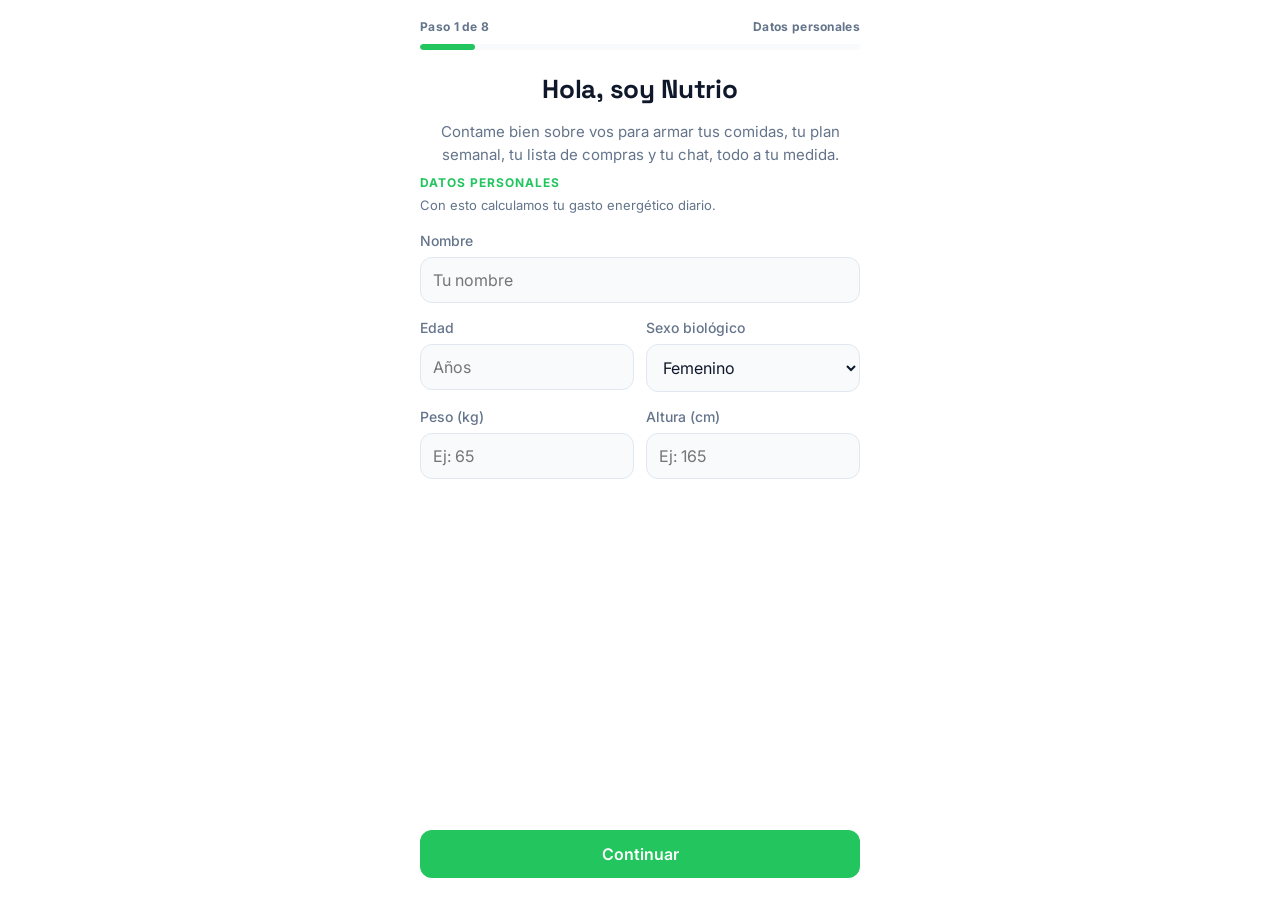
<file: index.html>
<!DOCTYPE html>
<html lang="es">
<head>
<meta charset="UTF-8">
<meta name="viewport" content="width=device-width, initial-scale=1, viewport-fit=cover, maximum-scale=1, interactive-widget=resizes-content">
<title>Nutrio — Tu nutricionista personal</title>
<meta name="description" content="Tu nutricionista personal: recetas, chat con IA y carrito de compras.">

<!-- Open Graph (WhatsApp, Facebook, LinkedIn, Telegram, iMessage, etc.) -->
<meta property="og:type" content="website">
<meta property="og:url" content="https://alkaranta-ai.github.io/Nutrio/">
<meta property="og:title" content="Nutrio — Tu nutricionista personal">
<meta property="og:description" content="Comidas a tu medida, chat con IA y tu lista de compras, todo en un lugar. Descargá la app.">
<meta property="og:image" content="https://alkaranta-ai.github.io/Nutrio/og-image.png">
<meta property="og:image:width" content="1200">
<meta property="og:image:height" content="630">
<meta property="og:locale" content="es_AR">
<meta property="og:site_name" content="Nutrio">

<!-- Twitter / X -->
<meta name="twitter:card" content="summary_large_image">
<meta name="twitter:title" content="Nutrio — Tu nutricionista personal">
<meta name="twitter:description" content="Comidas a tu medida, chat con IA y tu lista de compras, todo en un lugar.">
<meta name="twitter:image" content="https://alkaranta-ai.github.io/Nutrio/og-image.png">

<meta name="theme-color" content="#ffffff">
<meta name="mobile-web-app-capable" content="yes">
<meta name="apple-mobile-web-app-capable" content="yes">
<meta name="apple-mobile-web-app-status-bar-style" content="default">
<link rel="manifest" href="manifest.json">

<link rel="preconnect" href="https://fonts.googleapis.com">
<link rel="preconnect" href="https://fonts.gstatic.com" crossorigin>
<link href="https://fonts.googleapis.com/css2?family=Inter:wght@400;500;600;700;800&family=Space+Grotesk:wght@500;600;700&display=swap" rel="stylesheet">

<style>
  :root {
    --bg: #f8fafc;
    --surface: #ffffff;
    --border: #e2e8f0;
    --text: #0f172a;
    --text-muted: #64748b;
    --primary: #22c55e;
    --primary-dim: #f0fdf4;
    --primary-ink: #14532d;
    --font-sans: 'Inter', sans-serif;
    --font-display: 'Space Grotesk', sans-serif;

    --accent-desayuno: #f59e0b;
    --accent-desayuno-dim: #fffbeb;
    --accent-almuerzo: #22c55e;
    --accent-almuerzo-dim: #f0fdf4;
    --accent-merienda: #ec4899;
    --accent-merienda-dim: #fdf2f8;
    --accent-cena: #6366f1;
    --accent-cena-dim: #eef2ff;
    --accent-antojo: #f97316;
    --accent-antojo-dim: #fff7ed;
  }

  * { box-sizing: border-box; margin: 0; padding: 0; }

  body {
    background-color: var(--bg);
    color: var(--text);
    font-family: var(--font-sans);
    font-size: 16px;
    line-height: 1.5;
    overflow-x: hidden;
    -webkit-tap-highlight-color: transparent;
  }

  h1, h2, .display-num { font-family: var(--font-display); }

  /* Onboarding */
  #onboarding {
    position: fixed; top: 0; left: 0; width: 100%; height: 100%;
    background: var(--surface); z-index: 2000;
    display: flex; flex-direction: column;
  }
  .onb-progress-wrap { padding: 18px 24px 0; flex-shrink: 0; }
  .onb-progress-top { display: flex; justify-content: space-between; align-items: center; margin-bottom: 8px; max-width: 440px; margin-left: auto; margin-right: auto; }
  .onb-progress-label { font-size: 12px; font-weight: 700; color: var(--text-muted); letter-spacing: 0.3px; }
  .onb-progress-track { height: 6px; background: var(--bg); border-radius: 20px; overflow: hidden; max-width: 440px; margin: 0 auto; }
  .onb-progress-fill { height: 100%; background: var(--primary); border-radius: 20px; transition: width 0.3s ease; width: 12.5%; }

  .onb-scroll { flex: 1; overflow-y: auto; padding: 20px 24px 130px; }
  .onb-content { max-width: 440px; margin: 0 auto; }
  .onb-hero { text-align: center; margin-bottom: 8px; }

  .onb-step { display: none; }
  .onb-step.active { display: block; animation: onbStepIn 0.22s ease; }
  @keyframes onbStepIn { from { opacity: 0; transform: translateY(6px); } to { opacity: 1; transform: translateY(0); } }

  .onb-section { margin-top: 0; padding-top: 0; border-top: none; }
  .onb-section-title { font-size: 12px; font-weight: 700; text-transform: uppercase; letter-spacing: 1px; color: var(--primary); margin-bottom: 4px; }
  .onb-section-desc { font-size: 13px; color: var(--text-muted); margin-bottom: 4px; }

  .onb-nav-wrap {
    position: fixed; bottom: 0; left: 0; width: 100%;
    background: linear-gradient(to top, var(--surface) 65%, rgba(255,255,255,0));
    padding: 24px 24px 22px; z-index: 2001;
  }
  .onb-nav { max-width: 440px; margin: 0 auto; display: flex; gap: 10px; }
  .onb-nav .btn { width: auto; flex: 1; }
  .onb-back-btn { flex: 0 0 84px !important; }

  .card {
    background: var(--surface);
    border: 1px solid var(--border);
    border-radius: 20px;
    padding: 20px;
    margin-top: 16px;
    box-shadow: 0 1px 3px rgba(0,0,0,0.05);
  }

  .meal-title {
    font-size: 14px;
    font-weight: 700;
    text-transform: uppercase;
    color: var(--text-muted);
    letter-spacing: 0.5px;
  }

  h1 { font-size: 26px; font-weight: 700; letter-spacing: -0.3px; margin-bottom: 12px; }
  h2 { font-size: 20px; font-weight: 700; margin-bottom: 4px; }
  h3 { font-size: 18px; font-weight: 600; }
  p { color: var(--text-muted); font-size: 15px; }

  label { display: block; font-size: 14px; font-weight: 500; color: var(--text-muted); margin-bottom: 6px; margin-top: 14px; }
  input[type="text"], input[type="number"], select {
    width: 100%; padding: 12px; background: var(--bg); border: 1px solid var(--border);
    border-radius: 12px; color: var(--text); font-family: var(--font-sans); font-size: 16px;
  }
  input:focus, select:focus { outline: none; border-color: var(--primary); }
  .row { display: flex; gap: 12px; }
  .row > div { flex: 1; }
  .hint-text { font-size: 13px; color: var(--text-muted); margin-top: 4px; }

  .chip-group { display: flex; flex-wrap: wrap; gap: 10px; margin-top: 14px; }
  .chip {
    padding: 10px 16px; background: var(--bg); border: 1px solid var(--border);
    border-radius: 20px; font-size: 14px; cursor: pointer; color: var(--text);
    transition: transform 0.1s ease;
  }
  .chip.active { background: var(--primary-dim); border-color: var(--primary); color: var(--primary); font-weight: 600; }

  .eyebrow { font-size: 12px; font-weight: 600; text-transform: uppercase; letter-spacing: 1px; color: var(--primary); margin-bottom: 6px; }
  .field-error { display: none; color: #ef4444; font-size: 13px; font-weight: 500; margin-top: 16px; text-align: center; }
  .field-error.show { display: block; }

  .btn {
    font-family: var(--font-sans); font-weight: 600; font-size: 16px; padding: 14px 24px;
    border-radius: 12px; border: none; cursor: pointer; text-align: center; width: 100%;
  }
  .btn-primary { background: var(--primary); color: #ffffff; }
  .btn-glass { background: var(--bg); border: 1px solid var(--border); color: var(--text); }

  .tap-feedback { transition: transform 0.12s ease, box-shadow 0.12s ease, filter 0.12s ease; will-change: transform; }
  .tap-feedback.pressed { transform: scale(0.965); filter: brightness(0.97); box-shadow: 0 1px 2px rgba(0,0,0,0.04) !important; }

  /* App Principal */
  #app { display: none; padding: 24px 24px 140px; max-width: 500px; margin: 0 auto; }
  .view { display: none; }
  .view.active { display: block; }

  /*
   * CHAT HEADER: position:fixed. En Android esto alcanza para que quede
   * anclado al abrir el teclado. En iOS Safari, position:fixed NO es
   * suficiente: al enfocar el input, la página suele hacer scroll para
   * acercarlo al teclado, y ese scroll arrastra visualmente al header
   * (bug conocido de WebKit). La compensación real ocurre en el script
   * final del archivo, vía visualViewport + reset de scroll.
   * NutrioAvatar lo inserta dinámicamente como primer hijo, así que
   * el header queda: [avatar SVG] [nombre + estado] [controles]
   */
  .chat-header {
    position: fixed;
    top: 0; left: 0; right: 0;
    z-index: 200;
    display: flex; align-items: center; gap: 12px;
    padding: 10px 16px;
    padding-top: max(10px, env(safe-area-inset-top));
    border-bottom: 1px solid var(--border);
    background: var(--surface);
    max-width: 500px;
    margin: 0 auto;
    box-shadow: 0 1px 6px rgba(0,0,0,0.06);
  }

  /* Compensa la altura del header fijo (aprox 60px + safe-area) */
  #view-chat { padding-top: 68px; }

  /* chat-input-bar: también fixed, encima del dock.
     goto() en app.js pone display:block cuando estamos en el chat.
     Usamos display:flex para que el inner quede bien alineado — pero
     app.js setea 'block', así que forzamos flex via CSS con !important
     solo cuando está visible, usando el atributo style inline que pone
     goto(). En la práctica, display:block en un flex container hace que
     los hijos queden en columna, lo cual es lo que queremos acá. */
  .chat-input-bar {
    position: fixed;
    left: 0; right: 0;
    bottom: calc(80px + env(safe-area-inset-bottom, 0px));
    max-width: 460px;
    margin: 0 auto;
    padding: 0 16px 8px;
    z-index: 1001;
    /* Sin transition de bottom: en iOS causa un lag visual al abrir el teclado */
  }

  .chat-header-name { font-size: 16px; font-weight: 700; color: var(--text); font-family: var(--font-display); }
  .chat-header-status { font-size: 12px; color: var(--primary); font-weight: 500; display: flex; align-items: center; gap: 5px; }
  .chat-header-status .dot { width: 7px; height: 7px; border-radius: 50%; background: var(--primary); display: inline-block; }

  /* ---- Inicio ---- */
  .home-header { display: flex; align-items: center; justify-content: space-between; margin-bottom: 4px; }
  .home-header .eyebrow { margin-bottom: 2px; }
  .kcal-pill-row { display: flex; align-items: center; gap: 10px; margin-top: 14px; }
  .kcal-badge {
    display: flex; flex-direction: column; align-items: center; justify-content: center;
    background: linear-gradient(135deg, var(--primary) 0%, #16a34a 100%);
    color: #fff; border-radius: 18px; padding: 14px 20px; min-width: 96px;
    box-shadow: 0 6px 16px rgba(34,197,94,0.25);
  }
  .kcal-badge .num { font-family: var(--font-display); font-size: 22px; font-weight: 700; line-height: 1; }
  .kcal-badge .unit { font-size: 10px; text-transform: uppercase; letter-spacing: 0.5px; opacity: 0.85; margin-top: 3px; }
  .kcal-caption { font-size: 13px; color: var(--text-muted); flex: 1; }

  /* ---- Semana ---- */
  .day-tabs {
    display: flex; gap: 8px; overflow-x: auto; padding: 4px 2px 12px;
    scrollbar-width: none;
  }
  .day-tabs::-webkit-scrollbar { display: none; }
  .day-tab {
    flex-shrink: 0; padding: 10px 4px; width: 52px; border-radius: 16px;
    background: var(--surface); border: 1px solid var(--border); text-align: center;
    cursor: pointer; display: flex; flex-direction: column; align-items: center; gap: 2px;
  }
  .day-tab .d-label { font-size: 10.5px; font-weight: 700; text-transform: uppercase; color: var(--text-muted); letter-spacing: 0.3px; }
  .day-tab .d-dot { width: 6px; height: 6px; border-radius: 50%; background: transparent; margin-top: 2px; }
  .day-tab.active { background: var(--text); border-color: var(--text); }
  .day-tab.active .d-label { color: #fff; }
  .day-tab.active .d-dot { background: var(--primary); }
  .day-tab.is-today:not(.active) { border-color: var(--primary); }
  .day-tab.is-today:not(.active) .d-label { color: var(--primary); }

  .week-day-heading { font-size: 13px; color: var(--text-muted); margin: 4px 0 2px; }
  .week-day-heading b { color: var(--text); font-family: var(--font-display); font-size: 17px; }

  /* ---- Chat mensajes ---- */
  .chat-scroll {
    /* Altura = pantalla - header fijo (68px) - dock (80px) - barra input (70px) aprox */
    height: calc(100dvh - 68px - 80px - 70px);
    min-height: 300px;
    overflow-y: auto;
    -webkit-overflow-scrolling: touch;
    padding: 14px 10px; border-radius: 18px;
    background-color: #eef2e9;
    background-image:
      radial-gradient(rgba(34,197,94,0.07) 1.4px, transparent 1.4px),
      radial-gradient(rgba(34,197,94,0.05) 1.4px, transparent 1.4px);
    background-size: 26px 26px;
    background-position: 0 0, 13px 13px;
    margin-bottom: 12px;
    display: flex; flex-direction: column; gap: 3px;
    border: 1px solid var(--border);
  }
  @keyframes msgIn { from { opacity: 0; transform: translateY(10px) scale(0.98); } to { opacity: 1; transform: translateY(0) scale(1); } }
  .msg-row { display: flex; animation: msgIn 0.28s cubic-bezier(.34,1.3,.4,1); }
  .msg-row.bot { justify-content: flex-start; }
  .msg-row.user { justify-content: flex-end; }
  .msg-wrap { max-width: 80%; display: flex; flex-direction: column; margin: 5px 0; }
  .msg-row.user .msg-wrap { align-items: flex-end; }
  .msg-bubble {
    padding: 9px 13px 8px; border-radius: 16px; font-size: 14.5px; line-height: 1.42;
    box-shadow: 0 1px 1px rgba(0,0,0,0.06); word-break: break-word;
  }
  .msg-bubble.bot { background: var(--surface); color: var(--text); border-bottom-left-radius: 4px; }
  .msg-bubble.user { background: var(--primary-dim); color: var(--primary-ink); border-bottom-right-radius: 4px; }
  .msg-bubble.msg-bubble-photo { padding: 6px; background: var(--surface); }
  .msg-time { font-size: 10.5px; color: var(--text-muted); margin-top: 3px; padding: 0 4px; opacity: 0.8; }
  .chat-feedback { margin-top: 3px; padding-left: 4px; }
  .chat-feedback button {
    background: none; border: none; cursor: pointer; font-size: 15px;
    padding: 2px 4px; opacity: 0.45; transition: opacity 0.15s ease, transform 0.15s ease;
  }
  .chat-feedback button:hover { transform: scale(1.15); }
  .chat-feedback button.active { opacity: 1; }

  .chat-photo { display: block; max-width: 220px; max-height: 220px; width: 100%; height: auto; border-radius: 12px; object-fit: cover; }

  .ingredient-picker-chips {
    display: flex; flex-wrap: wrap; gap: 6px; margin-top: 10px;
    max-height: 170px; overflow-y: auto; padding: 2px;
  }
  .chip-sm {
    padding: 6px 12px; background: var(--bg); border: 1px solid var(--border);
    border-radius: 16px; font-size: 12.5px; cursor: pointer; color: var(--text);
    white-space: nowrap;
  }
  .chip-sm.active { background: var(--primary-dim); border-color: var(--primary); color: var(--primary-ink); font-weight: 600; }
  #extraIngredientsInput {
    width: 100%; margin-top: 8px; padding: 9px 11px; border-radius: 10px;
    border: 1px solid var(--border); font-size: 13px; font-family: var(--font-sans);
    background: var(--bg); color: var(--text);
  }
  .ingredient-search-btn { margin-top: 10px; padding: 10px; font-size: 13.5px; }

  .chat-recipe-results { display: flex; flex-direction: column; gap: 8px; margin-top: 10px; }
  .chat-recipe-mini {
    background: var(--bg); border: 1px solid var(--border); border-radius: 12px;
    padding: 10px 12px; cursor: pointer;
  }
  .mini-top { display: flex; justify-content: space-between; align-items: center; gap: 8px; }
  .mini-name { font-weight: 700; font-size: 13.5px; color: var(--text); }
  .mini-kcal { font-size: 11px; color: var(--text-muted); font-weight: 700; white-space: nowrap; }
  .mini-ing { font-size: 12px; color: var(--text-muted); margin-top: 3px; }

  /* ---- Barra de input del chat ---- */

  .chat-input-inner { display: flex; align-items: center; gap: 8px; background: var(--surface); border: 1px solid var(--border); padding: 6px; border-radius: 20px; box-shadow: 0 4px 14px rgba(0,0,0,0.08); }
  .chat-input-inner textarea, .chat-input-inner input {
    flex: 1; border: none; padding: 12px 14px; font-size: 16px; outline: none;
    background: transparent; font-family: var(--font-sans); resize: none;
    min-height: 44px; max-height: 120px; line-height: 1.4;
  }
  .attach-btn {
    background: var(--bg); border: 1px solid var(--border); color: var(--text-muted);
    width: 44px; height: 44px; border-radius: 16px; cursor: pointer;
    display: flex; align-items: center; justify-content: center; flex-shrink: 0; font-size: 18px;
    align-self: center; line-height: 1; padding: 0;
  }
  .send-btn {
    background: var(--primary); border: none; color: white; width: 44px; height: 44px;
    border-radius: 16px; cursor: pointer; display: flex; align-items: center; justify-content: center;
    flex-shrink: 0; font-size: 17px;
    align-self: center;
    transition: transform 0.15s cubic-bezier(.34,1.5,.4,1), filter 0.15s ease;
  }
  .send-btn:active { transform: scale(0.85) rotate(-8deg); filter: brightness(0.92); }

  /* ---- Meal cards ---- */
  .day-timeline { position: relative; margin-top: 22px; padding-left: 6px; }
  .meal-card-grid { display: flex; flex-direction: column; gap: 14px; position: relative; }
  .meal-card {
    background: var(--surface); border: 1px solid var(--border); border-radius: 18px;
    padding: 14px 16px; display: flex; gap: 13px; align-items: flex-start; cursor: pointer;
    border-left: 4px solid var(--accent, var(--primary));
    box-shadow: 0 1px 3px rgba(0,0,0,0.04);
    position: relative;
  }
  .meal-icon {
    width: 42px; height: 42px; border-radius: 13px; flex-shrink: 0;
    background: var(--accent-dim, var(--primary-dim)); color: var(--accent, var(--primary));
    display: flex; align-items: center; justify-content: center; font-size: 20px;
  }
  .meal-card-body { flex: 1; min-width: 0; }
  .meal-card-top { display: flex; justify-content: space-between; align-items: center; gap: 8px; }
  .meal-card-label { font-size: 11px; font-weight: 700; text-transform: uppercase; letter-spacing: 0.5px; color: var(--accent, var(--primary)); }
  .meal-card-kcal {
    font-size: 12px; font-weight: 700; color: var(--text-muted); background: var(--bg);
    padding: 3px 10px; border-radius: 20px; white-space: nowrap; flex-shrink: 0;
  }
  .meal-card-name { font-size: 15.5px; font-weight: 700; color: var(--text); margin-top: 3px; }
  .meal-card-ingredients {
    font-size: 12.5px; color: var(--text-muted); margin-top: 3px;
    overflow: hidden; text-overflow: ellipsis; white-space: nowrap;
  }
  .meal-card-hint { font-size: 11.5px; color: var(--accent, var(--primary)); font-weight: 600; margin-top: 6px; display: flex; align-items: center; gap: 4px; }
  .meal-card-chevron { font-size: 18px; color: var(--border); flex-shrink: 0; align-self: center; }

  /* ---- Lista compras ---- */
  .cart-item { display: flex; align-items: center; gap: 10px; margin-bottom: 10px; font-size: 15px; border-bottom: 1px solid #f1f5f9; padding-bottom: 8px; }

  /* ---- Dock inferior ---- */
  .dock-wrap { position: fixed; bottom: 0; left: 0; width: 100%; padding: 0 16px 16px; z-index: 1500; pointer-events: none; }
  .dock-container { position: relative; max-width: 460px; margin: 0 auto; }
  .dock {
    display: flex; background: rgba(255, 255, 255, 0.9); backdrop-filter: blur(20px); -webkit-backdrop-filter: blur(20px);
    border: 1px solid var(--border); border-radius: 24px; padding: 6px;
    width: 100%; justify-content: space-around; pointer-events: auto; box-shadow: 0 4px 20px rgba(0,0,0,0.05);
  }
  .dock-item {
    background: none; border: none; color: var(--text-muted); display: flex; flex-direction: column;
    align-items: center; justify-content: center; padding: 8px; cursor: pointer; flex: 1; font-size: 11px; font-weight: 500;
  }
  .dock-item.active { color: var(--primary); }
  .dock-item svg { width: 22px; height: 22px; margin-bottom: 2px; fill: none; stroke: currentColor; stroke-width: 2; stroke-linecap: round; stroke-linejoin: round; }

  /* Icono de 3 puntos con "volumen" (efecto bubble/glass) */
  .dock-dots { width: 22px; height: 22px; margin-bottom: 2px; fill: none; stroke: none; }
  .dock-dots circle { filter: drop-shadow(0 1px 1px rgba(0,0,0,0.18)); }

  /* ---- Popup del menú (Carrito / Perfil) ---- */
  .dock-popup {
    position: absolute; bottom: calc(100% + 10px); right: 6px; pointer-events: none;
    background: rgba(255, 255, 255, 0.92); backdrop-filter: blur(20px); -webkit-backdrop-filter: blur(20px);
    border: 1px solid var(--border); border-radius: 20px; box-shadow: 0 10px 30px rgba(0,0,0,0.12);
    padding: 6px; min-width: 148px; display: flex; flex-direction: column; gap: 2px;
    opacity: 0; transform: translateY(8px) scale(0.96); transform-origin: bottom right;
    transition: opacity 0.16s ease, transform 0.16s ease;
  }
  .dock-popup.open { opacity: 1; transform: translateY(0) scale(1); pointer-events: auto; }
  .dock-popup-item {
    background: none; border: none; color: var(--text); display: flex; align-items: center; gap: 10px;
    padding: 10px 12px; border-radius: 14px; cursor: pointer; font-size: 14px; font-weight: 500; text-align: left; width: 100%;
  }
  .dock-popup-item:active { background: var(--primary-dim); }
  .dock-popup-item svg { width: 19px; height: 19px; flex-shrink: 0; fill: none; stroke: var(--text-muted); stroke-width: 2; stroke-linecap: round; stroke-linejoin: round; }
  .dock-popup-item.active svg { stroke: var(--primary); }
  .dock-popup-item.active span { color: var(--primary); }

  /* ---- Modal receta ---- */
  .modal-overlay {
    position: fixed; inset: 0; background: rgba(15,23,42,0.5); z-index: 3000;
    display: flex; align-items: flex-end; justify-content: center;
    opacity: 0; pointer-events: none; transition: opacity 0.2s ease;
  }
  .modal-overlay.active { opacity: 1; pointer-events: auto; }
  .modal-sheet {
    background: var(--surface); width: 100%; max-width: 500px; border-radius: 22px 22px 0 0;
    padding: 22px 22px 28px; max-height: 85vh; overflow-y: auto;
    transform: translateY(24px); transition: transform 0.2s ease;
  }
  .modal-overlay.active .modal-sheet { transform: translateY(0); }
  .modal-sheet-handle { width: 40px; height: 4px; border-radius: 2px; background: var(--border); margin: 0 auto 14px; }
  .recipe-modal-header { display: flex; justify-content: space-between; align-items: flex-start; margin-bottom: 4px; gap: 10px; }
  .recipe-badge { font-size: 12px; font-weight: 700; padding: 6px 10px; border-radius: 20px; display: inline-flex; align-items: center; gap: 5px; }
  .modal-close {
    background: var(--bg); border: none; font-size: 16px; line-height: 1; cursor: pointer;
    color: var(--text-muted); width: 34px; height: 34px; border-radius: 50%;
    display: flex; align-items: center; justify-content: center; flex-shrink: 0;
  }
  .modal-recipe-name { font-family: var(--font-display); font-size: 21px; font-weight: 700; margin-top: 10px; color: var(--text); }
  .modal-kcal-pill {
    display: inline-block; background: var(--bg); color: var(--text);
    font-weight: 700; font-size: 13px; padding: 5px 12px; border-radius: 20px; margin-top: 8px;
  }
  .modal-section-title {
    font-size: 12px; font-weight: 700; text-transform: uppercase; letter-spacing: 0.5px;
    color: var(--text-muted); margin-top: 20px; margin-bottom: 8px;
  }
  .ingredient-chip-list { display: flex; flex-wrap: wrap; gap: 8px; }
  .ingredient-chip {
    background: var(--bg); border: 1px solid var(--border); border-radius: 12px;
    padding: 7px 12px; font-size: 13px; color: var(--text);
  }
  .instructions-list { padding-left: 20px; }
  .instructions-list li { margin-bottom: 12px; font-size: 14px; color: var(--text); line-height: 1.5; }
  .instructions-empty {
    font-size: 13.5px; color: var(--text-muted); background: var(--bg);
    border: 1px dashed var(--border); border-radius: 12px; padding: 12px 14px; line-height: 1.5;
  }
</style>
</head>
<body ontouchstart="">

<div id="onboarding">

  <div class="onb-progress-wrap">
    <div class="onb-progress-top">
      <span class="onb-progress-label" id="onbProgressLabel">Paso 1 de 8</span>
      <span class="onb-progress-label" id="onbProgressTitle">Datos personales</span>
    </div>
    <div class="onb-progress-track"><div class="onb-progress-fill" id="onbProgressFill"></div></div>
  </div>

  <div class="onb-scroll">
    <div class="onb-content">

      <!-- Paso 1: Datos personales -->
      <div class="onb-step active" data-step="1">
        <div class="onb-hero">
          <h1>Hola, soy Nutrio</h1>
          <p>Contame bien sobre vos para armar tus comidas, tu plan semanal, tu lista de compras y tu chat, todo a tu medida.</p>
        </div>
        <div class="onb-section">
          <div class="onb-section-title">Datos personales</div>
          <p class="onb-section-desc">Con esto calculamos tu gasto energético diario.</p>

          <label for="fName">Nombre</label>
          <input type="text" id="fName" placeholder="Tu nombre">

          <div class="row">
            <div>
              <label for="fAge">Edad</label>
              <input type="number" id="fAge" placeholder="Años">
            </div>
            <div>
              <label for="fSex">Sexo biológico</label>
              <select id="fSex">
                <option value="femenino">Femenino</option>
                <option value="masculino">Masculino</option>
              </select>
            </div>
          </div>
          <div class="row">
            <div>
              <label for="fWeight">Peso (kg)</label>
              <input type="number" id="fWeight" placeholder="Ej: 65">
            </div>
            <div>
              <label for="fHeight">Altura (cm)</label>
              <input type="number" id="fHeight" placeholder="Ej: 165">
            </div>
          </div>
        </div>
      </div>

      <!-- Paso 2: País y actividad -->
      <div class="onb-step" data-step="2">
        <div class="onb-section">
          <div class="onb-section-title">País y actividad</div>
          <p class="onb-section-desc">Así te sugerimos ingredientes y recetas de tu región.</p>

          <label for="fCountry">País</label>
          <select id="fCountry">
            <option value="mexico">México</option>
            <option value="guatemala">Guatemala</option>
            <option value="honduras">Honduras</option>
            <option value="el_salvador">El Salvador</option>
            <option value="nicaragua">Nicaragua</option>
            <option value="costa_rica">Costa Rica</option>
            <option value="panama">Panamá</option>
            <option value="colombia">Colombia</option>
            <option value="venezuela">Venezuela</option>
            <option value="ecuador">Ecuador</option>
            <option value="peru">Perú</option>
            <option value="bolivia">Bolivia</option>
            <option value="chile">Chile</option>
            <option value="argentina" selected>Argentina</option>
            <option value="uruguay">Uruguay</option>
            <option value="paraguay">Paraguay</option>
            <option value="republica_dominicana">República Dominicana</option>
            <option value="cuba">Cuba</option>
            <option value="otro">Otro</option>
          </select>

          <label>Nivel de actividad física</label>
          <div class="chip-group" id="activityChips">
            <div class="chip" data-val="sedentario">Sedentario (poco o nada de ejercicio)</div>
            <div class="chip" data-val="ligero">Ligero (1-3 días/semana)</div>
            <div class="chip" data-val="moderado">Moderado (3-5 días/semana)</div>
            <div class="chip" data-val="activo">Activo (6-7 días/semana)</div>
            <div class="chip" data-val="muy_activo">Muy activo (trabajo físico o 2x/día)</div>
          </div>
        </div>
      </div>

      <!-- Paso 3: Objetivo -->
      <div class="onb-step" data-step="3">
        <div class="onb-section">
          <div class="onb-section-title">Tu objetivo</div>
          <p class="onb-section-desc">¿Qué es lo que más te importa lograr ahora?</p>
          <div class="chip-group" id="goalChips">
            <div class="chip" data-val="bajar_peso">Bajar de peso</div>
            <div class="chip" data-val="mantener">Mantener mi peso</div>
            <div class="chip" data-val="subir_peso">Subir de peso</div>
            <div class="chip" data-val="ganar_musculo">Ganar músculo</div>
            <div class="chip" data-val="comer_saludable">Comer más saludable</div>
          </div>
        </div>
      </div>

      <!-- Paso 4: Salud -->
      <div class="onb-step" data-step="4">
        <div class="onb-section">
          <div class="onb-section-title">Salud</div>
          <p class="onb-section-desc">Elegí las que apliquen, o "Ninguna" si no tenés nada de esto.</p>
          <div class="chip-group" id="healthChips">
            <div class="chip" data-val="colesterol_alto">Colesterol alto</div>
            <div class="chip" data-val="hipertension">Hipertensión</div>
            <div class="chip" data-val="diabetes">Diabetes</div>
            <div class="chip" data-val="ninguna">Ninguna</div>
          </div>

          <label for="fAllergies">Alergias alimentarias</label>
          <input type="text" id="fAllergies" placeholder="Ej: maní, mariscos, huevo">
          <p class="hint-text">Separalas con coma. Dejalo vacío si no tenés ninguna.</p>
        </div>
      </div>

      <!-- Paso 5: Preferencias alimentarias -->
      <div class="onb-step" data-step="5">
        <div class="onb-section">
          <div class="onb-section-title">Preferencias alimentarias</div>
          <p class="onb-section-desc">Elegí todas las que apliquen, o ninguna.</p>
          <div class="chip-group" id="restrictionChips">
            <div class="chip" data-val="vegetariano">Vegetariano</div>
            <div class="chip" data-val="vegano">Vegano</div>
            <div class="chip" data-val="sin_gluten">Sin gluten</div>
            <div class="chip" data-val="sin_lactosa">Sin lactosa</div>
            <div class="chip" data-val="sin_carbo">Bajo en carbohidratos</div>
            <div class="chip" data-val="keto">Keto</div>
            <div class="chip" data-val="mediterraneo">Mediterránea</div>
          </div>

          <label for="fDislikes">¿Ingredientes que no te gusten o quieras evitar?</label>
          <input type="text" id="fDislikes" placeholder="Ej: champiñones, cilantro, hígado">
          <p class="hint-text">Separalos con coma. Dejalo vacío si no hay ninguno.</p>
        </div>
      </div>

      <!-- Paso 6: Hábitos y rutina -->
      <div class="onb-step" data-step="6">
        <div class="onb-section">
          <div class="onb-section-title">Hábitos y rutina</div>
          <p class="onb-section-desc">Nos ayuda a armar un plan que realmente puedas sostener.</p>

          <label>¿Cuántas comidas preferís hacer al día?</label>
          <div class="chip-group" id="mealsPerDayChips">
            <div class="chip" data-val="3">3 comidas grandes</div>
            <div class="chip" data-val="4">4 comidas</div>
            <div class="chip" data-val="5_6">5-6 comidas pequeñas</div>
          </div>

          <label>¿Cuánto tiempo tenés normalmente para cocinar?</label>
          <div class="chip-group" id="cookTimeChips">
            <div class="chip" data-val="poco">Poco (recetas rápidas)</div>
            <div class="chip" data-val="moderado">Tiempo moderado</div>
            <div class="chip" data-val="mucho">Me gusta cocinar, tengo tiempo</div>
          </div>

          <label>¿Cuál es tu presupuesto para la comida?</label>
          <div class="chip-group" id="budgetChips">
            <div class="chip" data-val="economico">Económico</div>
            <div class="chip" data-val="medio">Medio</div>
            <div class="chip" data-val="sin_restriccion">Sin restricciones</div>
          </div>

          <div class="row">
            <div>
              <label for="fWaterGlasses">Vasos de agua al día (aprox.)</label>
              <input type="number" id="fWaterGlasses" placeholder="Ej: 6">
            </div>
            <div>
              <label for="fSleepHours">Horas de sueño (aprox.)</label>
              <input type="number" id="fSleepHours" placeholder="Ej: 7">
            </div>
          </div>
          <p class="hint-text">Ambos son opcionales, pero nos ayudan a darte mejores recomendaciones.</p>
        </div>
      </div>

      <!-- Paso 7: Gustos -->
      <div class="onb-step" data-step="7">
        <div class="onb-section">
          <div class="onb-section-title">Gustos</div>
          <label>¿Qué tipo de cocina te gusta más?</label>
          <div class="chip-group" id="cuisineChips">
            <div class="chip" data-val="italiana">Italiana</div>
            <div class="chip" data-val="mexicana">Mexicana</div>
            <div class="chip" data-val="asiatica">Asiática</div>
            <div class="chip" data-val="mediterranea">Mediterránea</div>
            <div class="chip" data-val="criolla">Argentina / Criolla</div>
            <div class="chip" data-val="sin_preferencia">Sin preferencia</div>
          </div>

          <label for="fFavoriteFoods">¿Hay comidas que te encanten y quieras que aparezcan seguido?</label>
          <input type="text" id="fFavoriteFoods" placeholder="Ej: pollo, pastas, ensaladas">
          <p class="hint-text">Opcional, separalas con coma.</p>
        </div>
      </div>

      <!-- Paso 8: Estilo de chat -->
      <div class="onb-step" data-step="8">
        <div class="onb-section">
          <div class="onb-section-title">Cómo querés que te hable Nutrio</div>
          <p class="onb-section-desc">Elegí el estilo del chat. Lo podés cambiar después reiniciando tu perfil.</p>

          <label for="fNickname">¿Cómo querés que te llame?</label>
          <input type="text" id="fNickname" placeholder="Ej: tu nombre, un apodo, 'campeón'...">
          <p class="hint-text">Opcional. Si lo dejás vacío, usamos el nombre del paso 1.</p>

          <div class="chip-group" id="chatStyleChips">
            <div class="chip" data-val="amigable">Amigable y cercano</div>
            <div class="chip" data-val="motivador">Motivador y con energía</div>
            <div class="chip" data-val="tecnico">Técnico y directo</div>
            <div class="chip" data-val="humor">Con humor y onda</div>
          </div>

          <label for="fChatCustom">¿Algo más sobre cómo te gustaría que te hable? (opcional)</label>
          <input type="text" id="fChatCustom" placeholder="Ej: sé breve, no uses emojis...">
        </div>
      </div>

      <div class="field-error" id="onbError">Completá los campos obligatorios de este paso para continuar.</div>

    </div>
  </div>

  <div class="onb-nav-wrap">
    <div class="onb-nav">
      <button class="btn btn-glass onb-back-btn" id="onbBackBtn" style="display:none;" onclick="Onboarding.back()">Atrás</button>
      <button class="btn btn-primary" id="onbNextBtn" onclick="Onboarding.next()">Continuar</button>
    </div>
  </div>

</div>

<div id="app">

  <div class="view" id="view-chat">
    <div class="chat-header">
      <div>
        <div class="chat-header-name">Nutrio</div>
        <div class="chat-header-status"><span class="dot"></span>en línea</div>
      </div>
    </div>
    <div class="chat-scroll" id="chatScroll">
      <div class="msg-row bot">
        <div class="msg-wrap">
          <div class="msg-bubble bot">¡Hola! Contame, ¿en qué puedo ayudarte con tu alimentación o tus comidas de hoy? También podés tocar el 🥕 y te ayudo a buscar recetas con lo que tenés a mano.</div>
          <div class="msg-time" id="chatFirstMsgTime"></div>
        </div>
      </div>
    </div>
  </div>

  <div class="view" id="view-inicio">
    <div class="home-header">
      <div>
        <div class="eyebrow">Hoy</div>
        <h1 id="homeGreeting" style="margin-bottom:0;">Hola</h1>
      </div>
    </div>
    <div class="kcal-pill-row">
      <div class="kcal-badge">
        <span class="num" id="kcalDisplayNum">—</span>
        <span class="unit">kcal / día</span>
      </div>
      <p class="kcal-caption" id="kcalDisplayTarget">Meta diaria calculada según tu perfil.</p>
    </div>
    <div class="day-timeline">
      <div class="meal-card-grid" id="dayMealsContainer"></div>
    </div>
  </div>

  <div class="view" id="view-semana">
    <h1>Plan Semanal</h1>
    <p style="margin-bottom: 4px;">Deslizá los días y tocá una comida para ver la receta completa:</p>
    <div class="day-tabs" id="weekDayTabs"></div>
    <div class="week-day-heading" id="weekDayHeading"></div>
    <button type="button" class="tap-feedback" onclick="UI.shareWeekDayWhatsApp()"
      style="display:flex; align-items:center; justify-content:center; gap:8px; width:100%; margin-top:12px;
      background:#25D366; color:#ffffff; border:none; padding:12px; border-radius:12px; font-weight:600; font-size:14px; cursor:pointer;">
      <svg viewBox="0 0 24 24" width="18" height="18" fill="currentColor"><path d="M17.472 14.382c-.297-.149-1.758-.867-2.03-.967-.273-.099-.471-.148-.67.15-.197.297-.767.966-.94 1.164-.173.199-.347.223-.644.075-.297-.15-1.255-.463-2.39-1.475-.883-.788-1.48-1.761-1.653-2.059-.173-.297-.018-.458.13-.606.134-.133.298-.347.446-.52.149-.174.198-.298.298-.497.099-.198.05-.371-.025-.52-.075-.149-.669-1.612-.916-2.207-.242-.579-.487-.5-.669-.51-.173-.008-.371-.01-.57-.01-.198 0-.52.074-.792.372-.272.297-1.04 1.016-1.04 2.479 0 1.462 1.065 2.875 1.213 3.074.149.198 2.096 3.2 5.077 4.487.709.306 1.262.489 1.694.625.712.227 1.36.195 1.871.118.571-.085 1.758-.719 2.006-1.413.248-.694.248-1.289.173-1.413-.074-.124-.272-.198-.57-.347z"/><path d="M12.004 2.003c-5.514 0-9.997 4.483-9.997 9.997 0 1.762.464 3.484 1.346 4.997L2 22l5.117-1.341a9.965 9.965 0 0 0 4.887 1.245h.004c5.514 0 9.997-4.483 9.997-9.997 0-2.671-1.04-5.182-2.929-7.071a9.935 9.935 0 0 0-7.072-2.833zm5.877 15.877a8.293 8.293 0 0 1-5.877 2.436h-.003a8.29 8.29 0 0 1-4.223-1.155l-.303-.18-3.037.797.81-2.96-.197-.304a8.26 8.26 0 0 1-1.268-4.414c0-4.575 3.723-8.297 8.301-8.297a8.25 8.25 0 0 1 5.87 2.433 8.246 8.246 0 0 1 2.428 5.868 8.291 8.291 0 0 1-2.436 5.876z"/></svg>
      Compartir por WhatsApp
    </button>
    <div class="meal-card-grid" id="weeklyPlanContainer" style="margin-top:10px;"></div>
  </div>

  <div class="view" id="view-carrito">
    <h1>Lista de Supermercado</h1>
    <p style="margin-bottom: 16px;">Ingredientes exactos que necesitás comprar para toda la semana:</p>
    <button type="button" class="tap-feedback" onclick="UI.shareCartWhatsApp()"
      style="display:flex; align-items:center; justify-content:center; gap:8px; width:100%; margin-bottom:12px;
      background:#25D366; color:#ffffff; border:none; padding:12px; border-radius:12px; font-weight:600; font-size:14px; cursor:pointer;">
      <svg viewBox="0 0 24 24" width="18" height="18" fill="currentColor"><path d="M17.472 14.382c-.297-.149-1.758-.867-2.03-.967-.273-.099-.471-.148-.67.15-.197.297-.767.966-.94 1.164-.173.199-.347.223-.644.075-.297-.15-1.255-.463-2.39-1.475-.883-.788-1.48-1.761-1.653-2.059-.173-.297-.018-.458.13-.606.134-.133.298-.347.446-.52.149-.174.198-.298.298-.497.099-.198.05-.371-.025-.52-.075-.149-.669-1.612-.916-2.207-.242-.579-.487-.5-.669-.51-.173-.008-.371-.01-.57-.01-.198 0-.52.074-.792.372-.272.297-1.04 1.016-1.04 2.479 0 1.462 1.065 2.875 1.213 3.074.149.198 2.096 3.2 5.077 4.487.709.306 1.262.489 1.694.625.712.227 1.36.195 1.871.118.571-.085 1.758-.719 2.006-1.413.248-.694.248-1.289.173-1.413-.074-.124-.272-.198-.57-.347z"/><path d="M12.004 2.003c-5.514 0-9.997 4.483-9.997 9.997 0 1.762.464 3.484 1.346 4.997L2 22l5.117-1.341a9.965 9.965 0 0 0 4.887 1.245h.004c5.514 0 9.997-4.483 9.997-9.997 0-2.671-1.04-5.182-2.929-7.071a9.935 9.935 0 0 0-7.072-2.833zm5.877 15.877a8.293 8.293 0 0 1-5.877 2.436h-.003a8.29 8.29 0 0 1-4.223-1.155l-.303-.18-3.037.797.81-2.96-.197-.304a8.26 8.26 0 0 1-1.268-4.414c0-4.575 3.723-8.297 8.301-8.297a8.25 8.25 0 0 1 5.87 2.433 8.246 8.246 0 0 1 2.428 5.868 8.291 8.291 0 0 1-2.436 5.876z"/></svg>
      Compartir por WhatsApp
    </button>
    <div class="card" id="cartCard" style="margin-top:0;"></div>
  </div>

  <div class="view" id="view-favoritos">
    <h1>Favoritos</h1>
    <p style="margin-bottom: 16px;">Las recetas que guardaste con el ❤️, para volver a ellas sin buscar de nuevo:</p>
    <p id="favoritesEmpty" class="muted" style="text-align:center; display:none;">
      Todavía no marcaste ninguna receta como favorita. Abrí una receta y tocá el corazón 🤍 para guardarla acá.
    </p>
    <div class="meal-card-grid" id="favoritesContainer"></div>
  </div>

  <div class="view" id="view-perfil">
    <h1>Mi Perfil</h1>
    <div class="card">
      <h3 id="profileNameDisplay">—</h3>
      <p id="profileMetaDisplay">—</p>
      <p id="profilePrefsDisplay" style="margin-top:10px; font-size:13px;">—</p>
      <button class="btn btn-glass" style="margin-top: 20px; padding: 10px; font-size:14px; color:#ef4444;" onclick="UI.resetAll()">Reiniciar Aplicación</button>
    </div>
  </div>

</div>


</div>

<div class="chat-input-bar" id="chatInputBar" style="display:none;">
  <div class="chat-input-inner">
    <textarea id="chatInput" placeholder="Escribí un mensaje..." rows="1" onkeydown="if(event.key==='Enter' && !event.shiftKey){event.preventDefault(); UI.sendChat();}"></textarea>
    <button class="send-btn" onclick="UI.sendChat()">➔</button>
  </div>
</div>

<div class="dock-wrap">
  <div class="dock-container" id="dockContainer">
    <nav class="dock">
      <button class="dock-item" data-section="chat" onclick="UI.goto('chat')">
        <svg viewBox="0 0 24 24"><path d="M21 15a2 2 0 0 1-2 2H7l-4 4V5a2 2 0 0 1 2-2h14a2 2 0 0 1 2 2z"/></svg>
        <span>Chat</span>
      </button>
      <button class="dock-item" data-section="inicio" onclick="UI.goto('inicio')">
        <svg viewBox="0 0 24 24"><path d="m3 9 9-7 9 7v11a2 2 0 0 1-2 2H5a2 2 0 0 1-2-2z"/></svg>
        <span>Inicio</span>
      </button>
      <button class="dock-item" data-section="semana" onclick="UI.goto('semana')">
        <svg viewBox="0 0 24 24"><rect x="3" y="4" width="18" height="18" rx="2" ry="2"/><line x1="16" y1="2" x2="16" y2="6"/><line x1="8" y1="2" x2="8" y2="6"/><line x1="3" y1="10" x2="21" y2="10"/></svg>
        <span>Semana</span>
      </button>
      <button class="dock-item" id="dockMenuBtn" onclick="DockMenu.toggle(event)">
        <svg class="dock-dots" viewBox="0 0 24 24">
          <defs>
            <radialGradient id="dotVol" cx="35%" cy="30%" r="75%">
              <stop offset="0%" stop-color="#ffffff" stop-opacity="0.95"/>
              <stop offset="45%" stop-color="currentColor" stop-opacity="0.95"/>
              <stop offset="100%" stop-color="currentColor"/>
            </radialGradient>
          </defs>
          <circle cx="5.5" cy="12" r="2.1" fill="url(#dotVol)"/>
          <circle cx="12" cy="12" r="2.1" fill="url(#dotVol)"/>
          <circle cx="18.5" cy="12" r="2.1" fill="url(#dotVol)"/>
        </svg>
        <span>Menú</span>
      </button>
    </nav>

    <div class="dock-popup" id="dockPopup">
      <button class="dock-popup-item" data-section="carrito" onclick="DockMenu.select('carrito')">
        <svg viewBox="0 0 24 24"><circle cx="9" cy="21" r="1"/><circle cx="20" cy="21" r="1"/><path d="M1 1h4l2.68 13.39a2 2 0 0 0 2 1.61h9.72a2 2 0 0 0 2-1.61L23 6H6"/></svg>
        <span>Carrito</span>
      </button>
      <button class="dock-popup-item" data-section="favoritos" onclick="DockMenu.select('favoritos')">
        <svg viewBox="0 0 24 24"><path d="M20.84 4.61a5.5 5.5 0 0 0-7.78 0L12 5.67l-1.06-1.06a5.5 5.5 0 0 0-7.78 7.78l1.06 1.06L12 21.23l7.78-7.78 1.06-1.06a5.5 5.5 0 0 0 0-7.78z"/></svg>
        <span>Favoritos</span>
      </button>
      <button class="dock-popup-item" data-section="perfil" onclick="DockMenu.select('perfil')">
        <svg viewBox="0 0 24 24"><path d="M20 21v-2a4 4 0 0 0-4-4H8a4 4 0 0 0-4 4v2"/><circle cx="12" cy="7" r="4"/></svg>
        <span>Perfil</span>
      </button>
      <button class="dock-popup-item" onclick="DockMenu.shareApp(event)">
        <svg viewBox="0 0 24 24"><circle cx="18" cy="5" r="3"/><circle cx="6" cy="12" r="3"/><circle cx="18" cy="19" r="3"/><line x1="8.59" y1="13.51" x2="15.42" y2="17.49"/><line x1="15.41" y1="6.51" x2="8.59" y2="10.49"/></svg>
        <span>Compartir app</span>
      </button>
    </div>
  </div>
</div>

<div class="modal-overlay" id="recipeModal" onclick="UI.closeRecipeModalOnOverlay(event)">
  <div class="modal-sheet">
    <div class="modal-sheet-handle"></div>
    <div id="recipeModalContent"></div>
  </div>
</div>

<script src="js/data.js"></script>
<script src="js/cheatDayDB.js"></script>
<script src="js/diaPermitidoChat.js"></script>
<script src="js/storage.js"></script>
<script src="js/app.js"></script>
<script src="js/nutrioChatAI.js"></script>
<script src="js/nutrioChatAI-fotos.js"></script>

<!-- Teclado: oculta el dock y sube la barra de input en Android.
     En iOS, position:fixed NO alcanza para anclar el header/input bar:
     cuando el teclado aparece, Safari suele hacer scroll de toda la
     página para acercar el input enfocado, y ese scroll arrastra
     visualmente a los elementos fixed (bug conocido de WebKit). Por eso
     compensamos con visualViewport.offsetTop (translateY en vivo) y,
     además, forzamos el scroll de la página de vuelta a 0 al enfocar
     el textarea, que es lo que dispara el corrimiento en iOS. -->
<script>
  // Menú del dock: abre/cierra el popup con Carrito y Perfil, y mantiene
  // el estado "activo" correcto en el dock aunque esas dos secciones
  // vivan ahora dentro del popup en vez de ser botones sueltos.
  const DockMenu = {
    popupEl: null,
    btnEl: null,

    init: function() {
      this.popupEl = document.getElementById('dockPopup');
      this.btnEl   = document.getElementById('dockMenuBtn');
      document.addEventListener('click', function(e) {
        if (!DockMenu.popupEl || !DockMenu.popupEl.classList.contains('open')) return;
        if (DockMenu.popupEl.contains(e.target) || DockMenu.btnEl.contains(e.target)) return;
        DockMenu.close();
      });
      document.addEventListener('keydown', function(e) {
        if (e.key === 'Escape') DockMenu.close();
      });
    },

    toggle: function(e) {
      if (e) e.stopPropagation();
      if (this.popupEl.classList.contains('open')) this.close();
      else this.open();
    },

    open: function() {
      this.popupEl.classList.add('open');
    },

    close: function() {
      this.popupEl.classList.remove('open');
    },

    select: function(section) {
      this.close();
      // Usamos setTimeout para que el evento click del popup termine de
      // propagarse antes de que UI.goto cambie la vista. Sin este delay,
      // el listener de cierre del document puede interferir.
      var tryGoto = function(tries) {
        if (window.UI && typeof UI.goto === 'function') {
          setTimeout(function() {
            UI.goto(section);
            DockMenu.markActive(section);
          }, 0);
        } else if (tries < 20) {
          setTimeout(function() { tryGoto(tries + 1); }, 50);
        }
      };
      tryGoto(0);
    },

    // Arma un mensaje invitando a usar NutrIO con el link de la app y lo
    // abre en WhatsApp, para que el usuario la pueda mandar a otras
    // personas en dos toques.
    shareApp: function(e) {
      if (e) e.stopPropagation();
      this.close();
      var link = 'https://alkaranta-ai.github.io/Nutrio/';
      var texto = '🥑 Che, te recomiendo *NutrIO*, la app que uso para organizar mis comidas, calorías y lista de supermercado. ¡Probala acá! 👉 ' + link;
      window.open('https://wa.me/?text=' + encodeURIComponent(texto), '_blank');
    },

    // Sincroniza la clase "active" del dock. Se llama tanto al elegir una
    // opción del popup como al envolver UI.goto, para que el ícono del
    // menú (3 puntos) quede resaltado cuando la sección activa es
    // carrito o perfil, y los demás ítems del dock se apaguen.
    markActive: function(section) {
      document.querySelectorAll('.dock-item, .dock-popup-item').forEach(function(el) {
        el.classList.remove('active');
      });
      if (section === 'carrito' || section === 'perfil' || section === 'favoritos') {
        this.btnEl.classList.add('active');
        var popupItem = this.popupEl.querySelector('[data-section="' + section + '"]');
        if (popupItem) popupItem.classList.add('active');
      } else {
        var mainItem = document.querySelector('.dock-item[data-section="' + section + '"]');
        if (mainItem) mainItem.classList.add('active');
      }
    }
  };

  DockMenu.init();

  // Envolvemos UI.goto (definida en app.js) para que, sin importar desde
  // dónde se dispare la navegación, el dock siempre refleje la sección
  // activa correctamente y el popup se cierre si estaba abierto.
  (function wrapGoto() {
    if (!window.UI || typeof UI.goto !== 'function') {
      setTimeout(wrapGoto, 50);
      return;
    }
    var originalGoto = UI.goto.bind(UI);
    UI.goto = function(section) {
      originalGoto(section);
      DockMenu.close();
      DockMenu.markActive(section);
    };
  })();
</script>

<script>
(function() {
  const dockWrap   = document.querySelector('.dock-wrap');
  const inputBar   = document.getElementById('chatInputBar');
  const chatHeader = document.querySelector('.chat-header');
  const chatInput  = document.getElementById('chatInput');
  const isIOS      = /iPad|iPhone|iPod/.test(navigator.userAgent) ||
                      (navigator.platform === 'MacIntel' && navigator.maxTouchPoints > 1);
  let baseHeight   = window.innerHeight;

  function applyKeyboardOffset() {
    if (!window.visualViewport) return;
    const offset = window.visualViewport.offsetTop || 0;
    // El header se compensa con translateY (sigue estando "arriba" del todo).
    if (chatHeader) chatHeader.style.transform = offset ? `translateY(${offset}px)` : '';
  }

  function repositionInputBar() {
    if (!inputBar) return;
    const vv = window.visualViewport;
    if (!vv) return;
    // gap = distancia entre el borde inferior de la pantalla VISIBLE real
    // (offsetTop + height del visual viewport) y el borde inferior del
    // layout viewport (window.innerHeight). En iOS, ese hueco es
    // básicamente la altura del teclado; en Android también funciona
    // porque offsetTop suele ser 0. bottom:0 del CSS ancla al layout
    // viewport, así que sumando este gap el cajón queda justo arriba
    // del teclado en ambas plataformas.
    const gap = window.innerHeight - (vv.offsetTop + vv.height);
    inputBar.style.bottom = (gap + 8) + 'px';
  }

  function onKeyboardOpen() {
    if (window.DockMenu) DockMenu.close();
    dockWrap.style.display = 'none';
    repositionInputBar();
    applyKeyboardOffset();
  }

  function onKeyboardClose() {
    dockWrap.style.display = '';
    if (inputBar) { inputBar.style.bottom = ''; inputBar.style.transform = ''; }
    if (chatHeader) chatHeader.style.transform = '';
    baseHeight = window.innerHeight;
  }

  if (window.visualViewport) {
    window.visualViewport.addEventListener('resize', function() {
      const vv = window.visualViewport;
      if (vv.height < baseHeight * 0.85) {
        onKeyboardOpen();
      } else {
        onKeyboardClose();
      }
    });
    // iOS puede desplazar (scroll) el visual viewport sin disparar 'resize',
    // y ese desplazamiento cambia tanto la posición del header como el hueco
    // real que le queda al cajón de texto. Recalculamos ambos en cada scroll.
    window.visualViewport.addEventListener('scroll', function() {
      const vv = window.visualViewport;
      if (vv.height < baseHeight * 0.85) repositionInputBar();
      applyKeyboardOffset();
    });
  } else {
    // Fallback para Safari antiguo sin visualViewport
    document.addEventListener('focusin', function(e) {
      if (e.target.tagName === 'TEXTAREA' || e.target.tagName === 'INPUT') {
        setTimeout(function() {
          if (window.innerHeight < baseHeight * 0.85) onKeyboardOpen();
        }, 300);
      }
    });
    document.addEventListener('focusout', function() {
      setTimeout(onKeyboardClose, 150);
    });
  }

  // En iOS, al enfocar el textarea del chat, Safari intenta "acercarlo" al
  // teclado haciendo scroll de la página completa. Ese scroll es lo que
  // arrastra al header. Lo contrarrestamos devolviendo el scroll a 0 en los
  // primeros frames posteriores al focus.
  if (chatInput && isIOS) {
    chatInput.addEventListener('focus', function() {
      let tries = 0;
      const reset = function() {
        if (window.scrollY !== 0) window.scrollTo(0, 0);
        applyKeyboardOffset();
        repositionInputBar();
        tries++;
        if (tries < 10) requestAnimationFrame(reset);
      };
      requestAnimationFrame(reset);
    });
  }
})();
</script>

</body>
</html>
</file>
